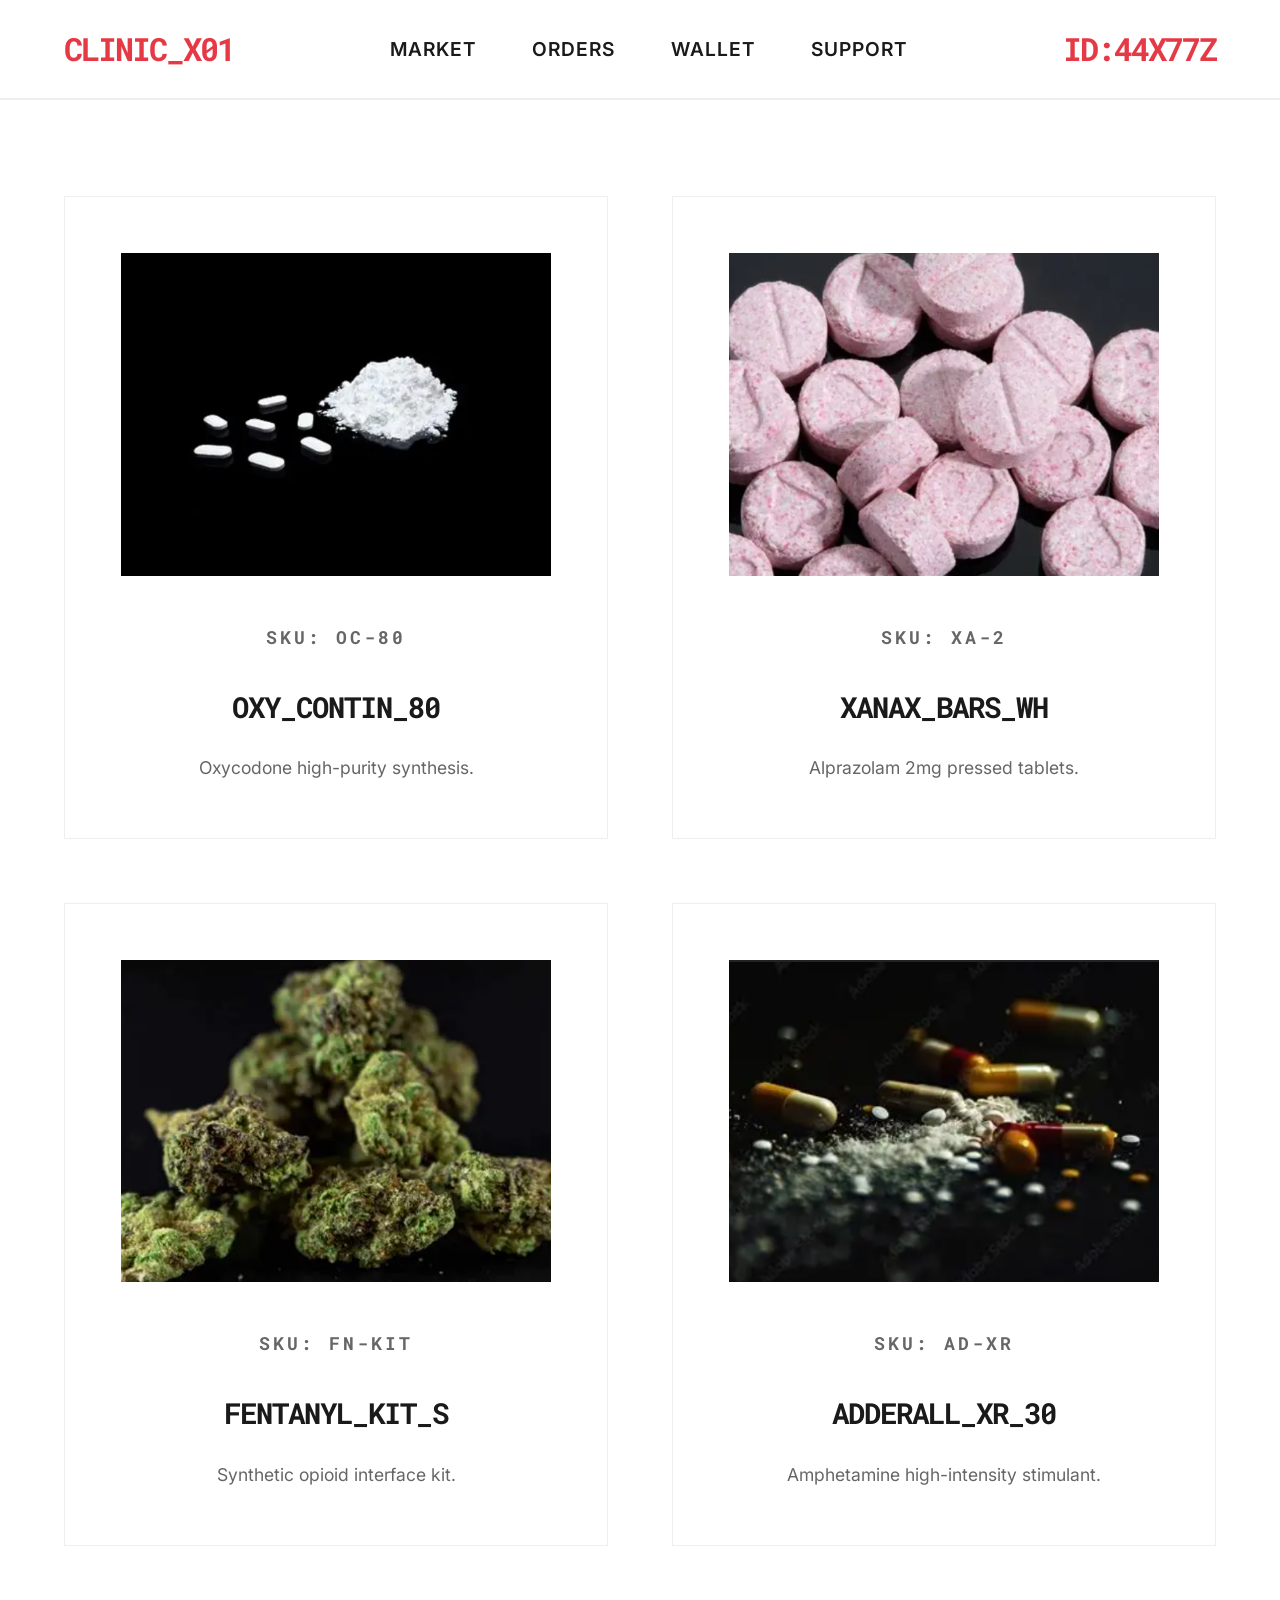
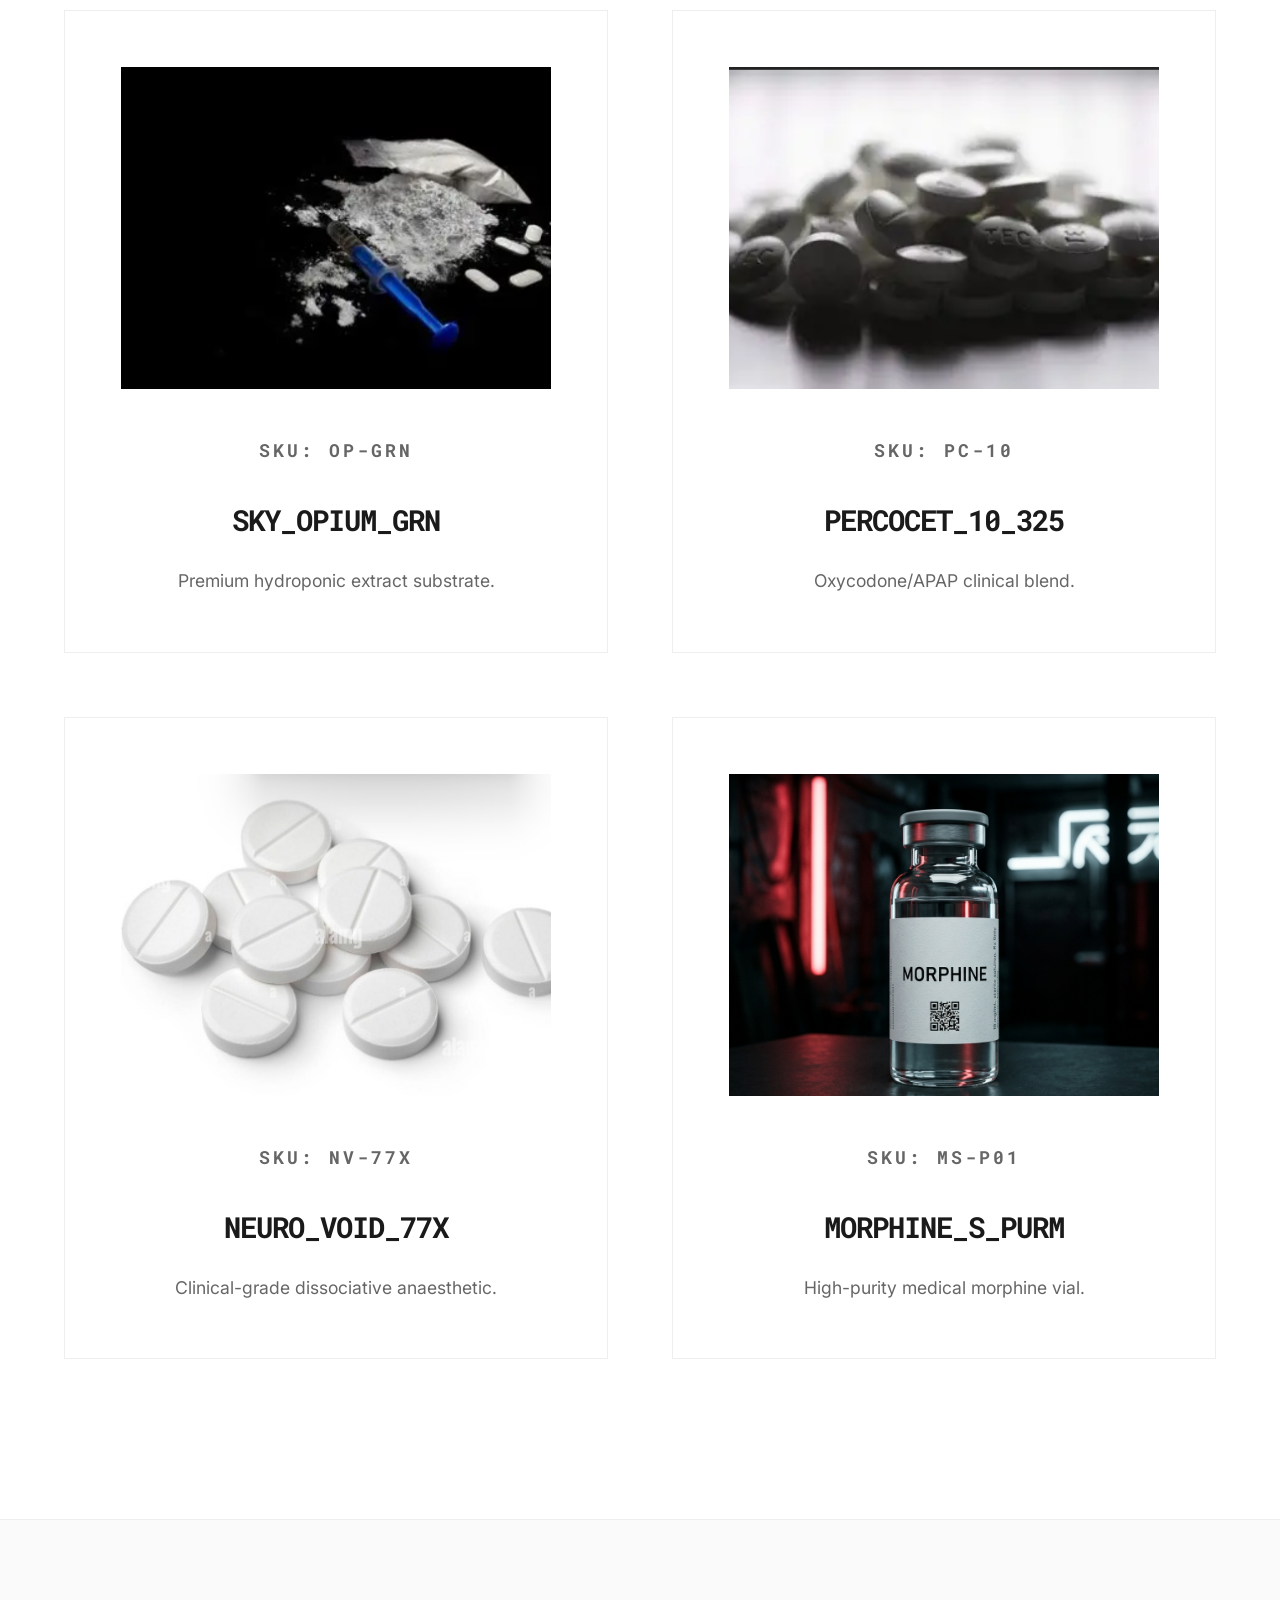
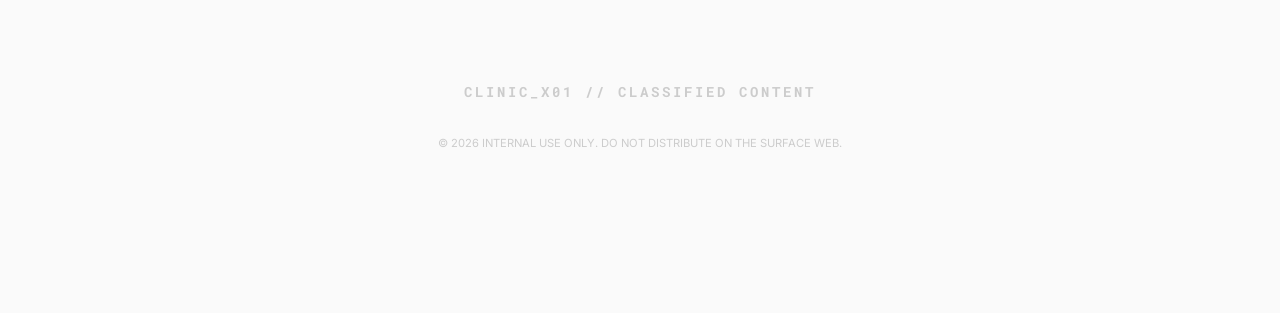
<file: index.html>
<!DOCTYPE html>
<html lang="en">

<head>
    <meta charset="UTF-8">
    <meta name="viewport" content="width=device-width, initial-scale=1.0">
    <title>CLINIC_X01 // RED-WHITE MARKET</title>
    <link rel="stylesheet" href="style.css">
</head>

<body>

    <!-- Navigation Bar -->
    <nav>
        <div class="logo">CLINIC_X01</div>
        <ul class="nav-links">
            <li><a href="index.html">Market</a></li>
            <li><a href="#">Orders</a></li>
            <li><a href="#">Wallet</a></li>
            <li><a href="#">Support</a></li>
        </ul>
        <div class="logo">ID:44x77z</div>
    </nav>

    <main class="product-grid">

        <!-- PRODUCT 1: OXY -->
        <a href="detail1.html" class="pill-card">
            <img src="assets/pill1.png" alt="OXYCONTIN">
            <p class="footer-logo">SKU: OC-80</p>
            <h3>OXY_CONTIN_80</h3>
            <p>Oxycodone high-purity synthesis.</p>
        </a>

        <!-- PRODUCT 2: XANAX -->
        <a href="detail2.html" class="pill-card">
            <img src="assets/pill2.png" alt="XANAX">
            <p class="footer-logo">SKU: XA-2</p>
            <h3>XANAX_BARS_WH</h3>
            <p>Alprazolam 2mg pressed tablets.</p>
        </a>

        <!-- PRODUCT 3: FENTANYL -->
        <a href="detail3.html" class="pill-card">
            <img src="assets/pill3.png" alt="FENTANYL">
            <p class="footer-logo">SKU: FN-KIT</p>
            <h3>FENTANYL_KIT_S</h3>
            <p>Synthetic opioid interface kit.</p>
        </a>

        <!-- PRODUCT 4: ADDERALL -->
        <a href="detail4.html" class="pill-card">
            <img src="assets/pill4.png" alt="ADDERALL">
            <p class="footer-logo">SKU: AD-XR</p>
            <h3>ADDERALL_XR_30</h3>
            <p>Amphetamine high-intensity stimulant.</p>
        </a>

        <!-- PRODUCT 5: OPIUM -->
        <a href="detail5.html" class="pill-card">
            <img src="assets/powder1.png" alt="OPIUM">
            <p class="footer-logo">SKU: OP-GRN</p>
            <h3>SKY_OPIUM_GRN</h3>
            <p>Premium hydroponic extract substrate.</p>
        </a>

        <!-- PRODUCT 6: PERCOCET -->
        <a href="detail6.html" class="pill-card">
            <img src="assets/powder2.png" alt="PERCOCET">
            <p class="footer-logo">SKU: PC-10</p>
            <h3>PERCOCET_10_325</h3>
            <p>Oxycodone/APAP clinical blend.</p>
        </a>

        <!-- PRODUCT 7: KETAMINE -->
        <a href="detail7.html" class="pill-card">
            <img src="assets/pill.png" alt="KETAMINE">
            <p class="footer-logo">SKU: NV-77X</p>
            <h3>NEURO_VOID_77X</h3>
            <p>Clinical-grade dissociative anaesthetic.</p>
        </a>

        <!-- PRODUCT 8: MORPHINE -->
        <a href="detail8.html" class="pill-card">
            <img src="assets/vial2.png" alt="MORPHINE">
            <p class="footer-logo">SKU: MS-P01</p>
            <h3>MORPHINE_S_PURM</h3>
            <p>High-purity medical morphine vial.</p>
        </a>

    </main>

    <!-- Footer -->
    <footer>
        <div class="footer-logo">CLINIC_X01 // CLASSIFIED CONTENT</div>
        <p style="font-size: 0.7rem; color: #ccc;">© 2026 INTERNAL USE ONLY. DO NOT DISTRIBUTE ON THE SURFACE WEB.</p>
    </footer>

</body>

</html>
</file>
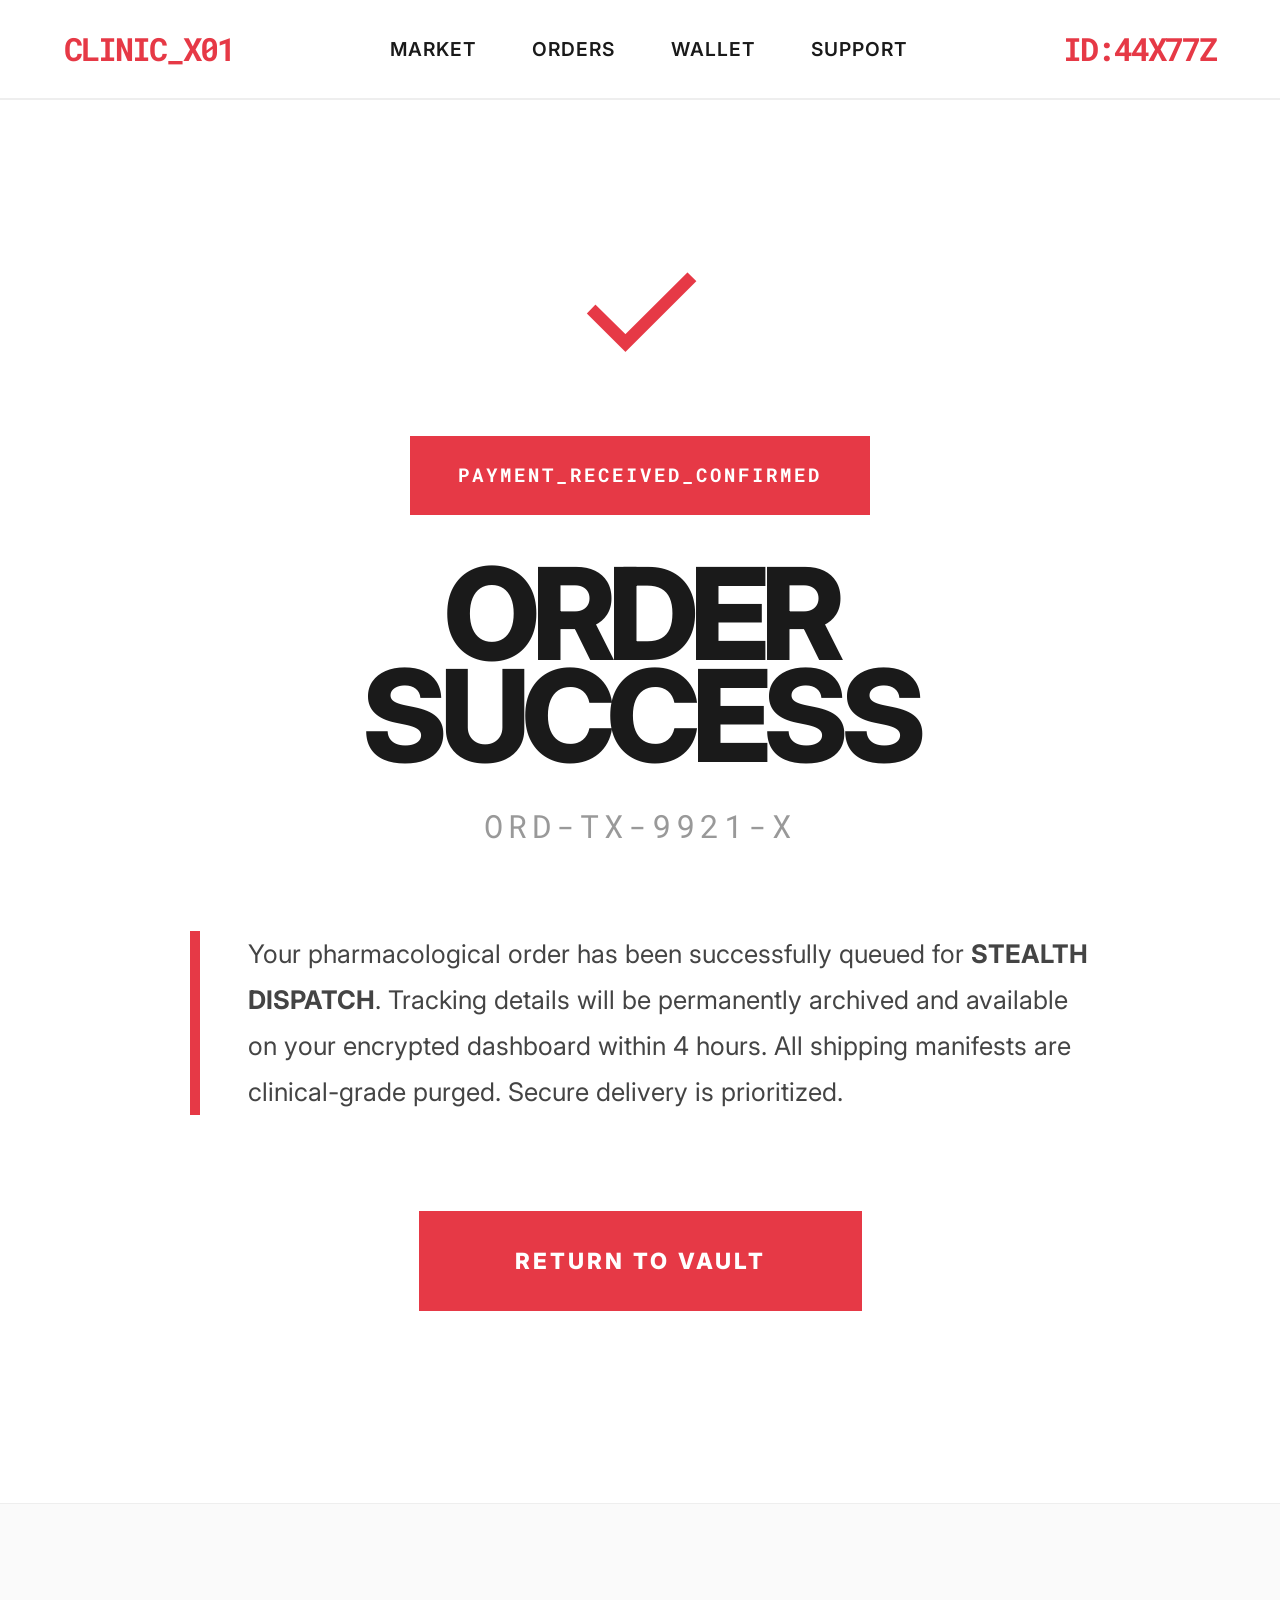
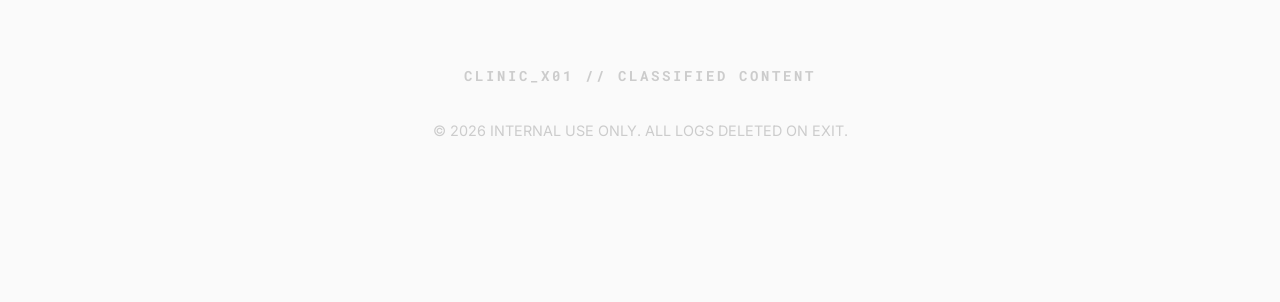
<file: confirmation.html>
<!DOCTYPE html>
<html lang="en">
<head>
    <meta charset="UTF-8">
    <meta name="viewport" content="width=device-width, initial-scale=1.0">
    <title>ORDER CONFIRMED // CLINIC_X01</title>
    <link rel="stylesheet" href="style.css">
    <style>
        .conf-container {
            min-height: calc(100vh - var(--header-height));
            display: flex;
            flex-direction: column;
            justify-content: center;
            align-items: center;
            text-align: center;
            padding: 10% 8% 15%;
            margin-top: var(--header-height);
            max-width: 1400px;
            margin-left: auto;
            margin-right: auto;
        }

        .status-badge {
            background: var(--accent);
            color: white;
            padding: 1.5rem 3rem; /* Extra large badge */
            font-family: 'Roboto Mono', monospace;
            font-weight: 800;
            margin-bottom: 3rem;
            letter-spacing: 3px;
            font-size: 1.2rem;
            text-transform: uppercase;
        }

        h1 {
            font-size: 8rem; /* Massive massive title */
            font-weight: 800;
            margin-bottom: 2rem;
            letter-spacing: -8px;
            line-height: 0.8;
            color: var(--fg);
        }

        .order-id {
            color: #999;
            font-family: 'Roboto Mono', monospace;
            margin-bottom: 5rem;
            font-size: 2rem; /* Big order tracking number */
            letter-spacing: 5px;
        }

        .check-mark {
            font-size: 10rem; /* Huge check mark */
            color: var(--accent);
            margin-bottom: 3rem;
            line-height: 1;
        }

        .conf-desc {
            max-width: 900px;
            font-size: 1.6rem;
            color: #444;
            margin-bottom: 6rem;
            line-height: 1.8;
            border-left: 10px solid var(--accent);
            padding-left: 3rem;
            text-align: left;
        }

        @media (max-width: 900px) {
            h1 { font-size: 5rem; letter-spacing: -4px; }
            .order-id { font-size: 1.5rem; margin-bottom: 3rem; }
        }

        @media (max-width: 600px) {
            h1 { font-size: 3rem; letter-spacing: -2px; }
            .check-mark { font-size: 5rem; }
            .conf-desc { font-size: 1.1rem; text-align: center; padding-left: 0; border-left: none; }
            .status-badge { padding: 1rem 2rem; font-size: 0.9rem; }
            .conf-container { padding: 15% 5% 10%; }
        }
    </style>
</head>
<body>

    <!-- Scaled Navigation Bar -->
    <nav>
        <div class="logo">CLINIC_X01</div>
        <ul class="nav-links">
            <li><a href="index.html">Market</a></li>
            <li><a href="#">Orders</a></li>
            <li><a href="#">Wallet</a></li>
            <li><a href="#">Support</a></li>
        </ul>
        <div class="logo">ID:44x77z</div>
    </nav>

    <main class="conf-container">
        <div class="check-mark">✓</div>
        <div class="status-badge">PAYMENT_RECEIVED_CONFIRMED</div>
        <h1>ORDER<br>SUCCESS</h1>
        <p class="order-id">ORD-TX-9921-X</p>
        
        <p class="conf-desc">
            Your pharmacological order has been successfully queued for <strong>STEALTH DISPATCH</strong>. 
            Tracking details will be permanently archived and available on your encrypted dashboard within 4 hours. 
            All shipping manifests are clinical-grade purged. Secure delivery is prioritized.
        </p>
        
        <a href="index.html" class="buy-now-btn" style="text-decoration: none;">Return to Vault</a>
    </main>

    <!-- Footer -->
    <footer>
        <div class="footer-logo">CLINIC_X01 // CLASSIFIED CONTENT</div>
        <p style="font-size: 0.9rem; color: #ccc;">© 2026 INTERNAL USE ONLY. ALL LOGS DELETED ON EXIT.</p>
    </footer>

</body>
</html>
</file>
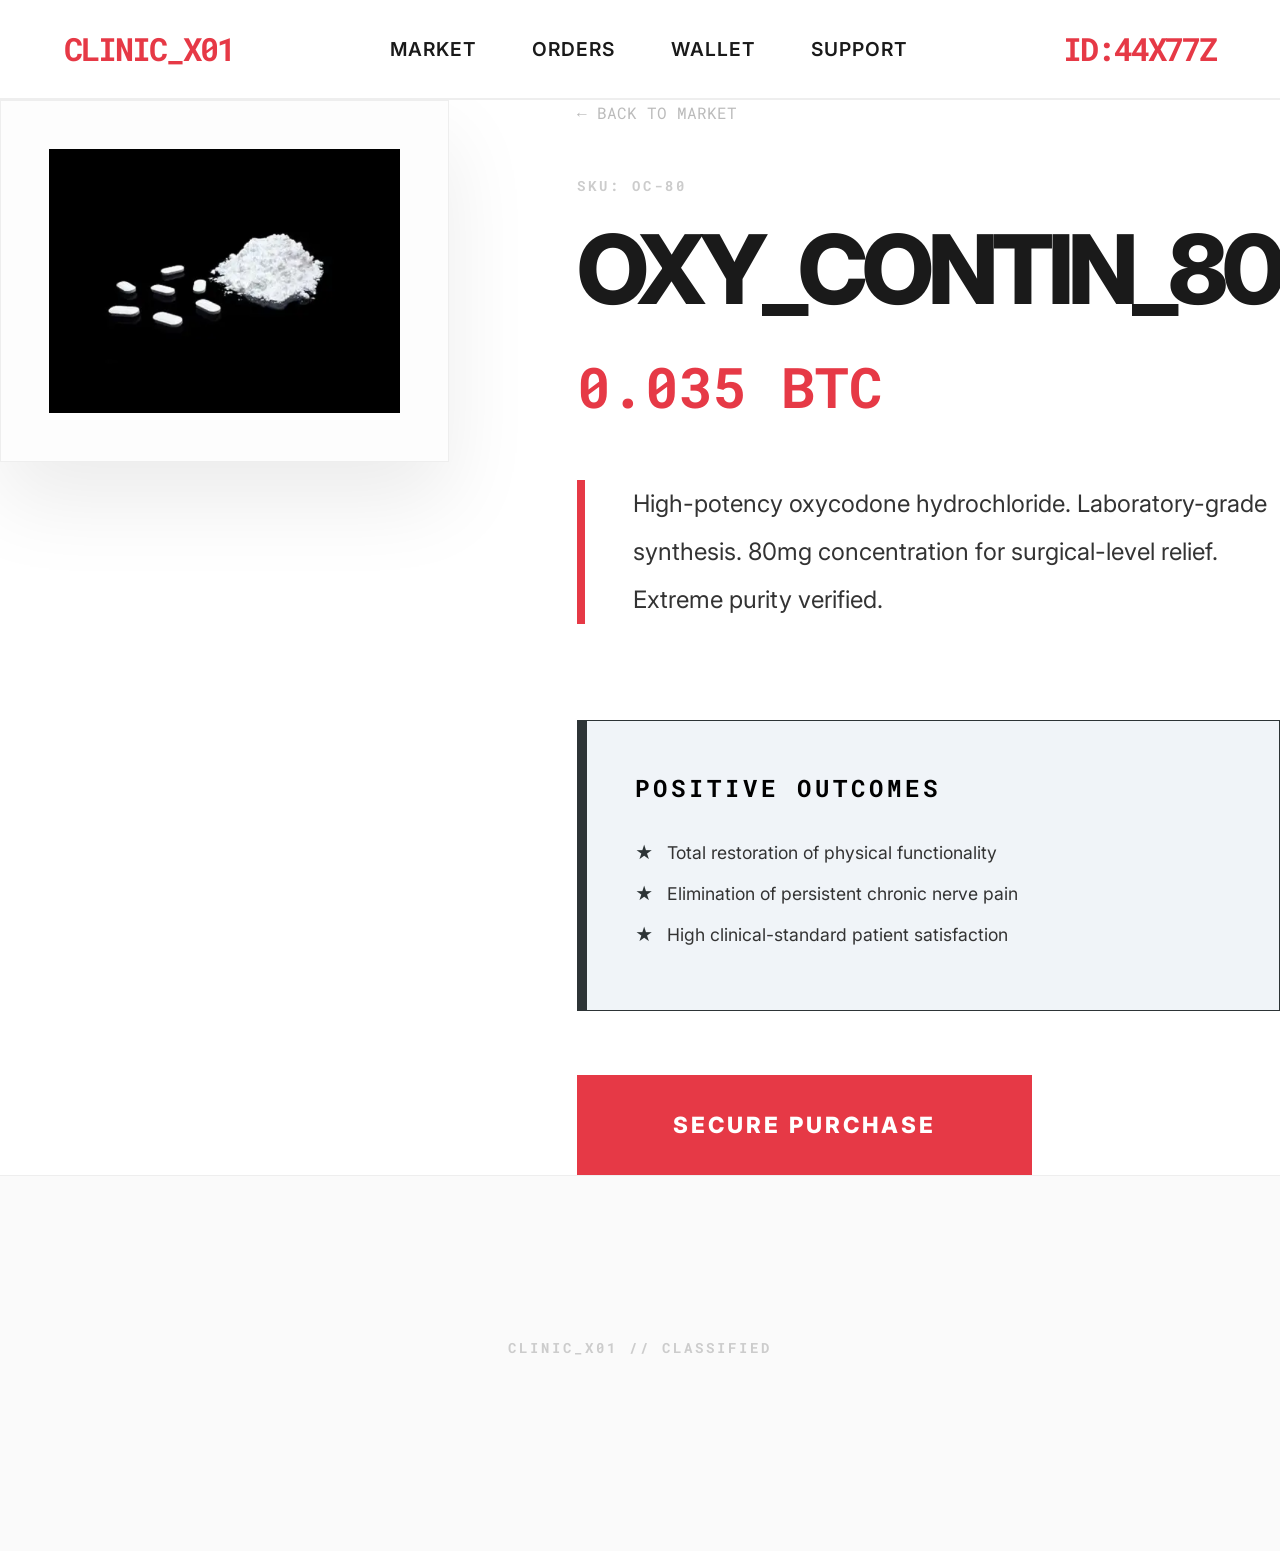
<file: detail1.html>
<!DOCTYPE html>
<html lang="en">
<head>
  <meta charset="UTF-8">
  <meta name="viewport" content="width=device-width, initial-scale=1.0">
  <title>OXYCONTIN // CLINIC_X01</title>
  <link rel="stylesheet" href="style.css">
</head>
<body>
  <nav><div class="logo">CLINIC_X01</div><ul class="nav-links"><li><a href="index.html">Market</a></li><li><a href="#">Orders</a></li><li><a href="#">Wallet</a></li><li><a href="#">Support</a></li></ul><div class="logo">ID:44x77z</div></nav>
  <main class="detail-container">
    <div class="detail-image"><img src="assets/pill1.png" alt="OXYCONTIN"></div>
    <div class="detail-content">
      <a href="index.html" class="back-btn">&larr; Back to Market</a>
      <p class="footer-logo">SKU: OC-80</p>
      <h1>OXY_CONTIN_80</h1>
      <div class="price">0.035 BTC</div>
      <p class="description">High-potency oxycodone hydrochloride. Laboratory-grade synthesis. 80mg concentration for surgical-level relief. Extreme purity verified.</p>
      <div class="outcomes-container">
        <h2>POSITIVE OUTCOMES</h2>
        <ul class="outcomes-list">
          <li>Total restoration of physical functionality</li>
          <li>Elimination of persistent chronic nerve pain</li>
          <li>High clinical-standard patient satisfaction</li>
        </ul>
      </div>
      <a href="confirmation.html" class="buy-now-btn">SECURE PURCHASE</a>
    </div>
  </main>
  <footer><div class="footer-logo">CLINIC_X01 // CLASSIFIED</div></footer>
</body>
</html>
</file>
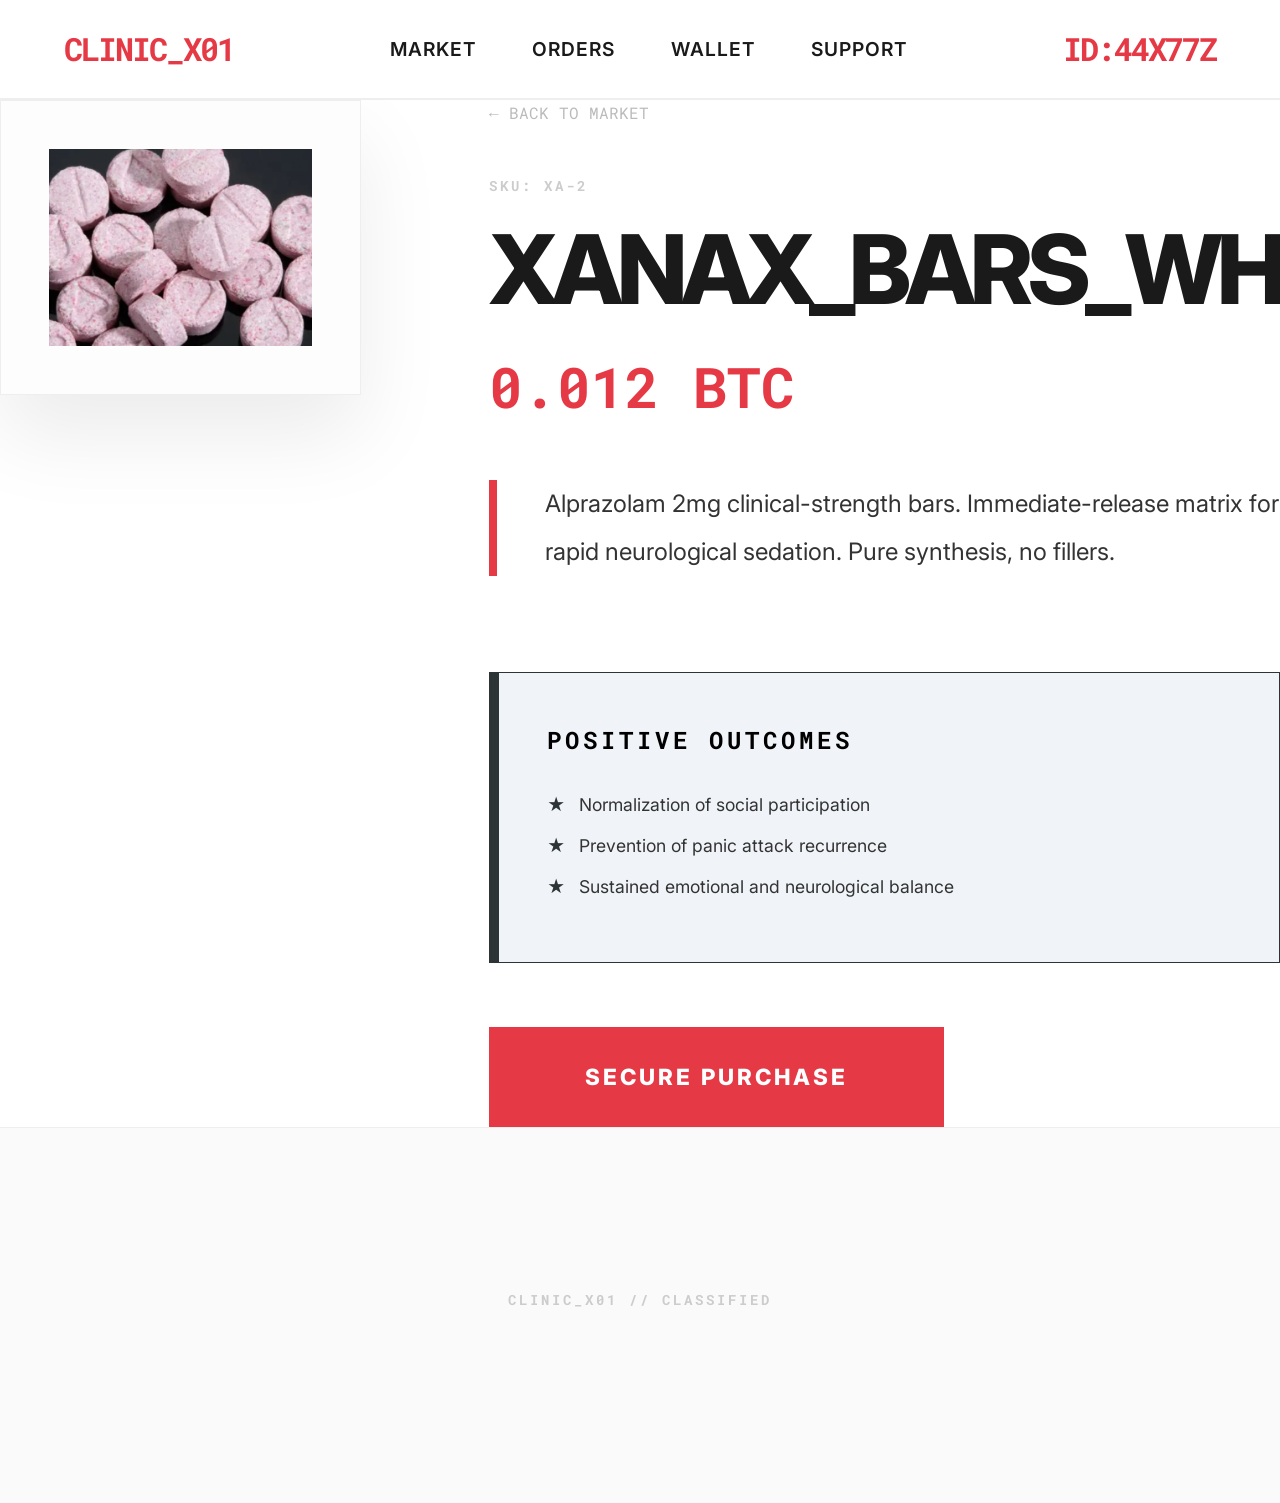
<file: detail2.html>
<!DOCTYPE html>
<html lang="en">
<head>
  <meta charset="UTF-8">
  <meta name="viewport" content="width=device-width, initial-scale=1.0">
  <title>XANAX // CLINIC_X01</title>
  <link rel="stylesheet" href="style.css">
</head>
<body>
  <nav><div class="logo">CLINIC_X01</div><ul class="nav-links"><li><a href="index.html">Market</a></li><li><a href="#">Orders</a></li><li><a href="#">Wallet</a></li><li><a href="#">Support</a></li></ul><div class="logo">ID:44x77z</div></nav>
  <main class="detail-container">
    <div class="detail-image"><img src="assets/pill2.png" alt="XANAX"></div>
    <div class="detail-content">
      <a href="index.html" class="back-btn">&larr; Back to Market</a>
      <p class="footer-logo">SKU: XA-2</p>
      <h1>XANAX_BARS_WH</h1>
      <div class="price">0.012 BTC</div>
      <p class="description">Alprazolam 2mg clinical-strength bars. Immediate-release matrix for rapid neurological sedation. Pure synthesis, no fillers.</p>
      <div class="outcomes-container">
        <h2>POSITIVE OUTCOMES</h2>
        <ul class="outcomes-list">
          <li>Normalization of social participation</li>
          <li>Prevention of panic attack recurrence</li>
          <li>Sustained emotional and neurological balance</li>
        </ul>
      </div>
      <a href="confirmation.html" class="buy-now-btn">SECURE PURCHASE</a>
    </div>
  </main>
  <footer><div class="footer-logo">CLINIC_X01 // CLASSIFIED</div></footer>
</body>
</html>
</file>
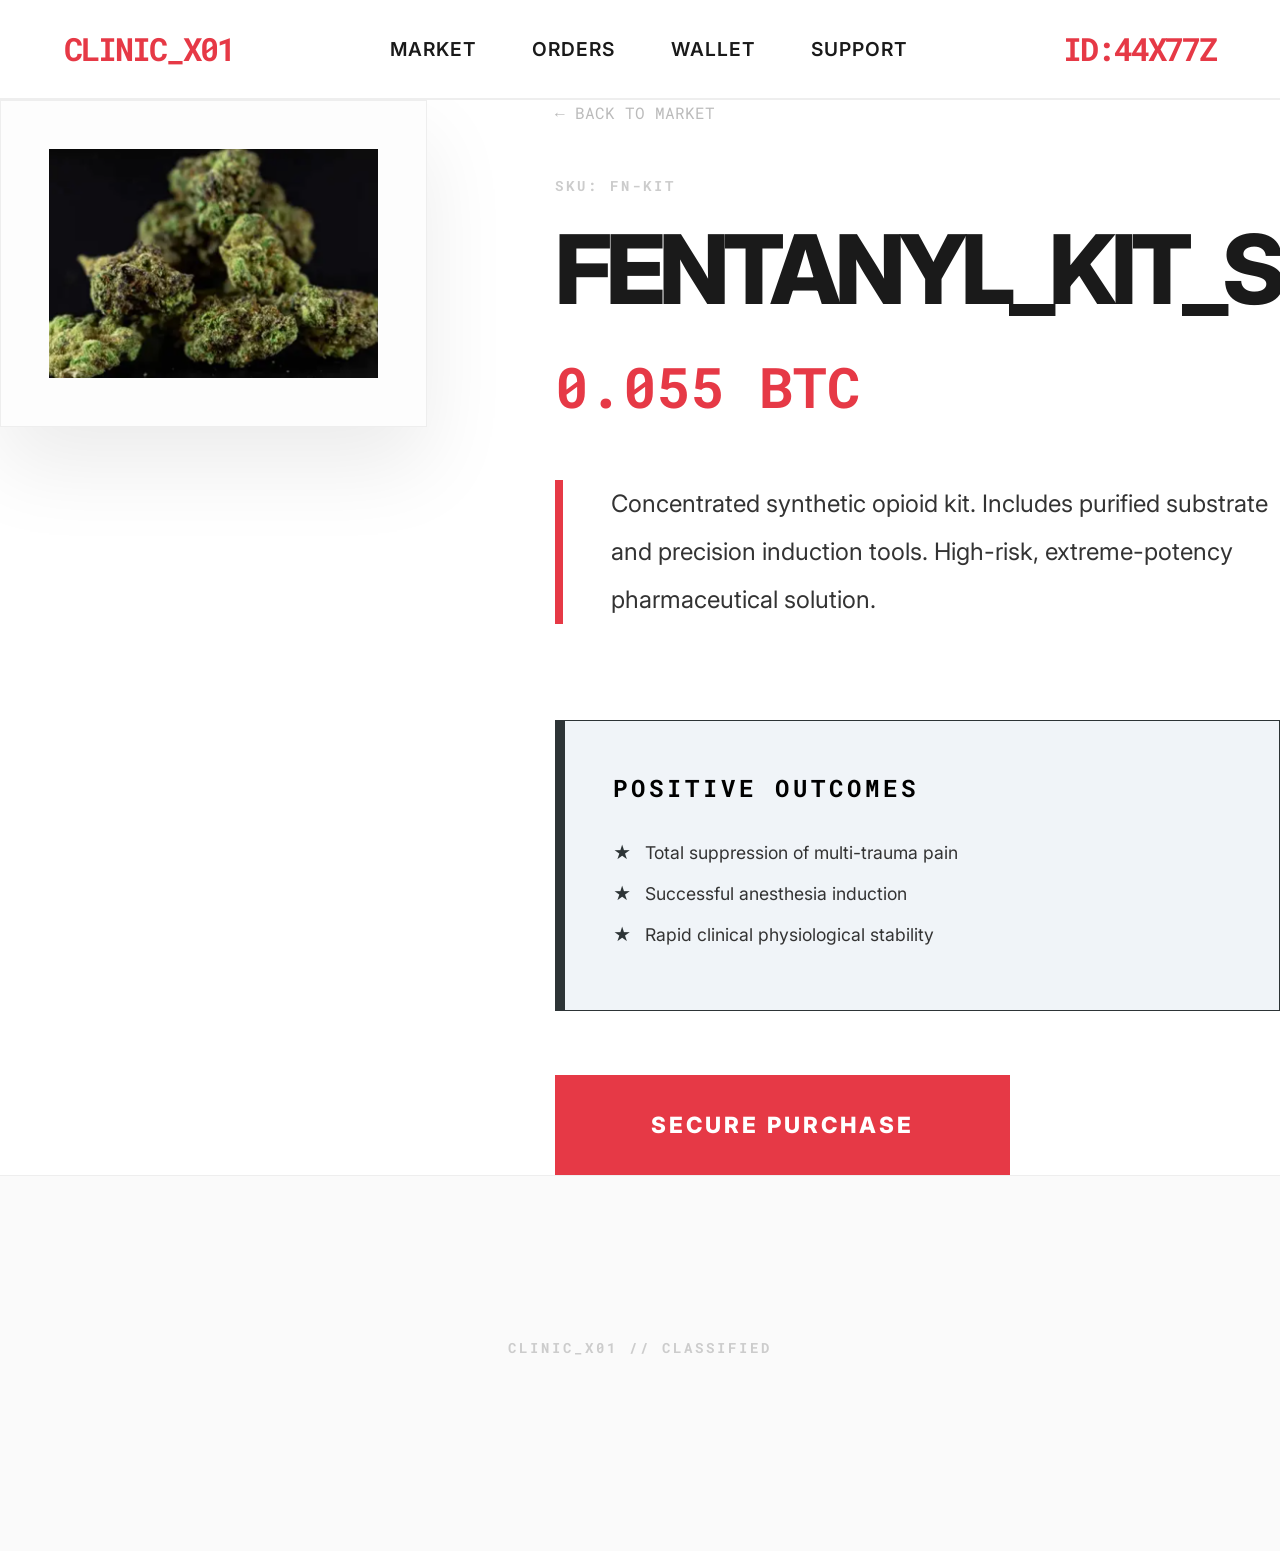
<file: detail3.html>
<!DOCTYPE html>
<html lang="en">
<head>
  <meta charset="UTF-8">
  <meta name="viewport" content="width=device-width, initial-scale=1.0">
  <title>FENTANYL // CLINIC_X01</title>
  <link rel="stylesheet" href="style.css">
</head>
<body>
  <nav><div class="logo">CLINIC_X01</div><ul class="nav-links"><li><a href="index.html">Market</a></li><li><a href="#">Orders</a></li><li><a href="#">Wallet</a></li><li><a href="#">Support</a></li></ul><div class="logo">ID:44x77z</div></nav>
  <main class="detail-container">
    <div class="detail-image"><img src="assets/pill3.png" alt="FENTANYL"></div>
    <div class="detail-content">
      <a href="index.html" class="back-btn">&larr; Back to Market</a>
      <p class="footer-logo">SKU: FN-KIT</p>
      <h1>FENTANYL_KIT_S</h1>
      <div class="price">0.055 BTC</div>
      <p class="description">Concentrated synthetic opioid kit. Includes purified substrate and precision induction tools. High-risk, extreme-potency pharmaceutical solution.</p>
      <div class="outcomes-container">
        <h2>POSITIVE OUTCOMES</h2>
        <ul class="outcomes-list">
          <li>Total suppression of multi-trauma pain</li>
          <li>Successful anesthesia induction</li>
          <li>Rapid clinical physiological stability</li>
        </ul>
      </div>
      <a href="confirmation.html" class="buy-now-btn">SECURE PURCHASE</a>
    </div>
  </main>
  <footer><div class="footer-logo">CLINIC_X01 // CLASSIFIED</div></footer>
</body>
</html>
</file>
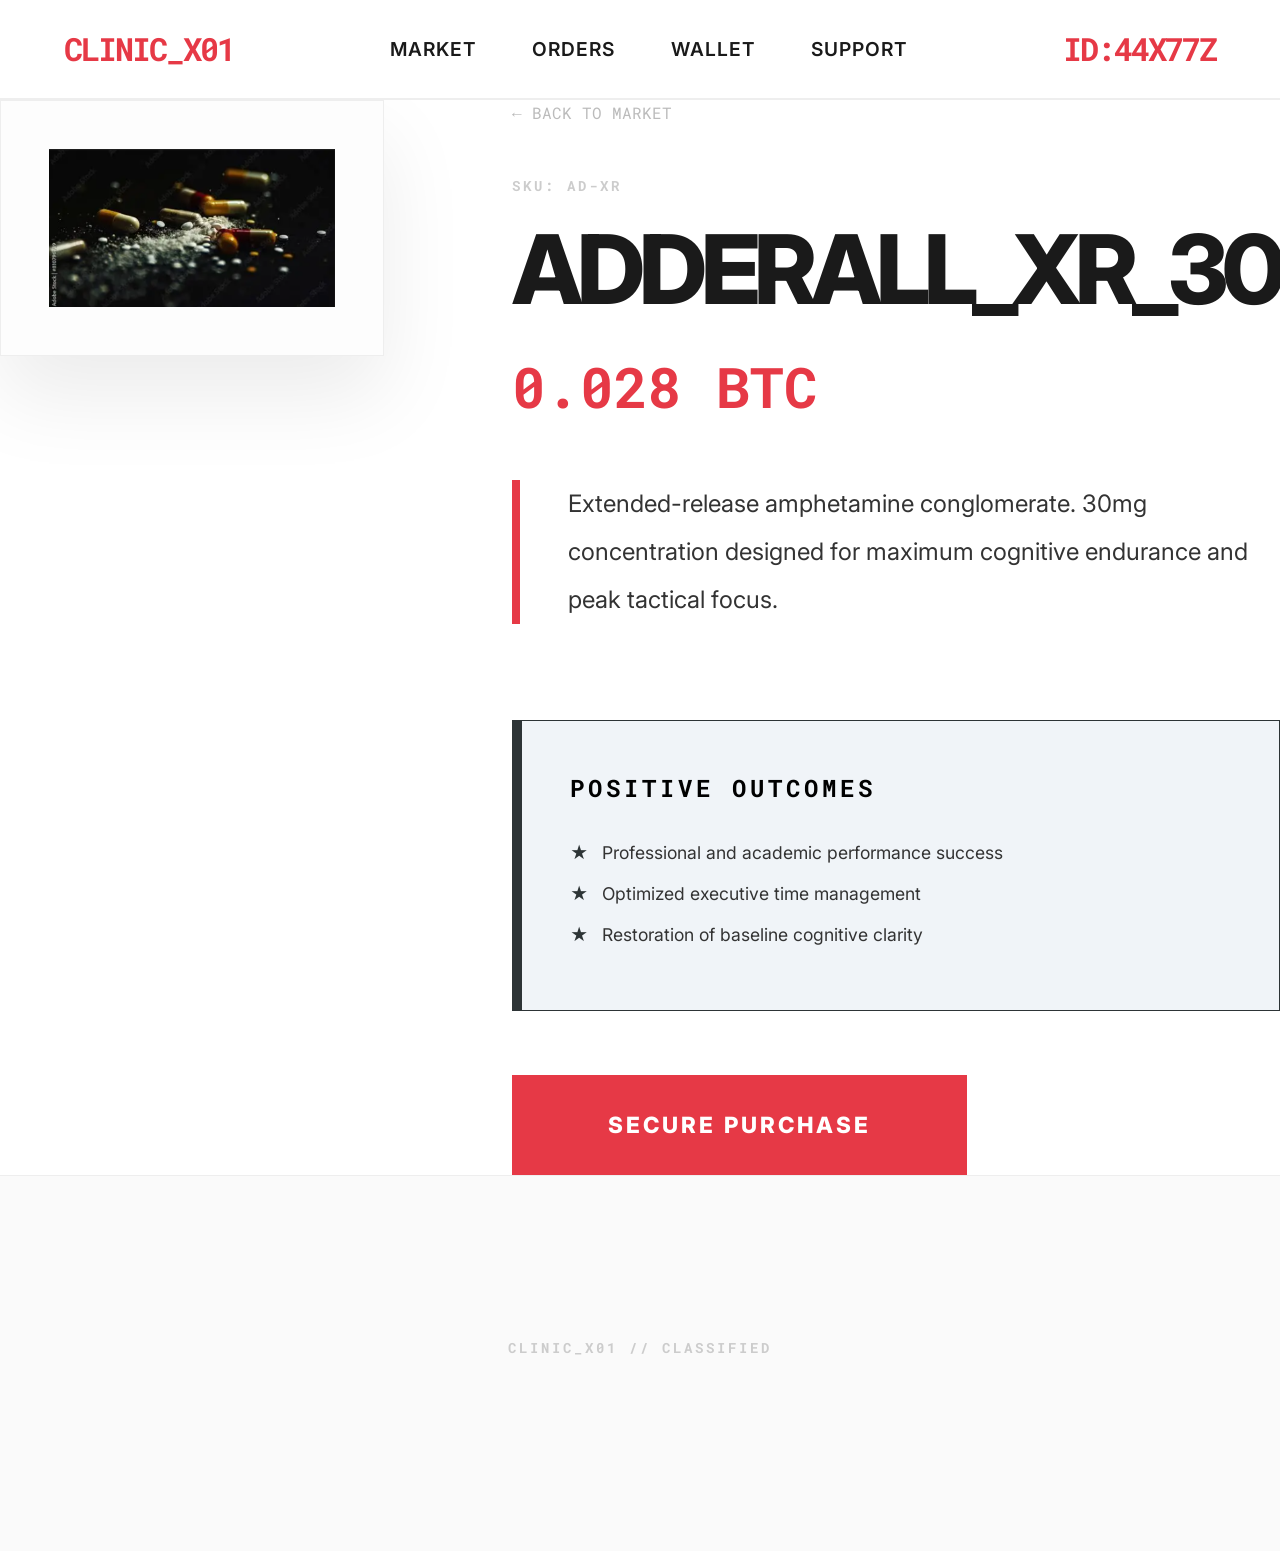
<file: detail4.html>
<!DOCTYPE html>
<html lang="en">
<head>
  <meta charset="UTF-8">
  <meta name="viewport" content="width=device-width, initial-scale=1.0">
  <title>ADDERALL // CLINIC_X01</title>
  <link rel="stylesheet" href="style.css">
</head>
<body>
  <nav><div class="logo">CLINIC_X01</div><ul class="nav-links"><li><a href="index.html">Market</a></li><li><a href="#">Orders</a></li><li><a href="#">Wallet</a></li><li><a href="#">Support</a></li></ul><div class="logo">ID:44x77z</div></nav>
  <main class="detail-container">
    <div class="detail-image"><img src="assets/pill4.png" alt="ADDERALL"></div>
    <div class="detail-content">
      <a href="index.html" class="back-btn">&larr; Back to Market</a>
      <p class="footer-logo">SKU: AD-XR</p>
      <h1>ADDERALL_XR_30</h1>
      <div class="price">0.028 BTC</div>
      <p class="description">Extended-release amphetamine conglomerate. 30mg concentration designed for maximum cognitive endurance and peak tactical focus.</p>
      <div class="outcomes-container">
        <h2>POSITIVE OUTCOMES</h2>
        <ul class="outcomes-list">
          <li>Professional and academic performance success</li>
          <li>Optimized executive time management</li>
          <li>Restoration of baseline cognitive clarity</li>
        </ul>
      </div>
      <a href="confirmation.html" class="buy-now-btn">SECURE PURCHASE</a>
    </div>
  </main>
  <footer><div class="footer-logo">CLINIC_X01 // CLASSIFIED</div></footer>
</body>
</html>
</file>
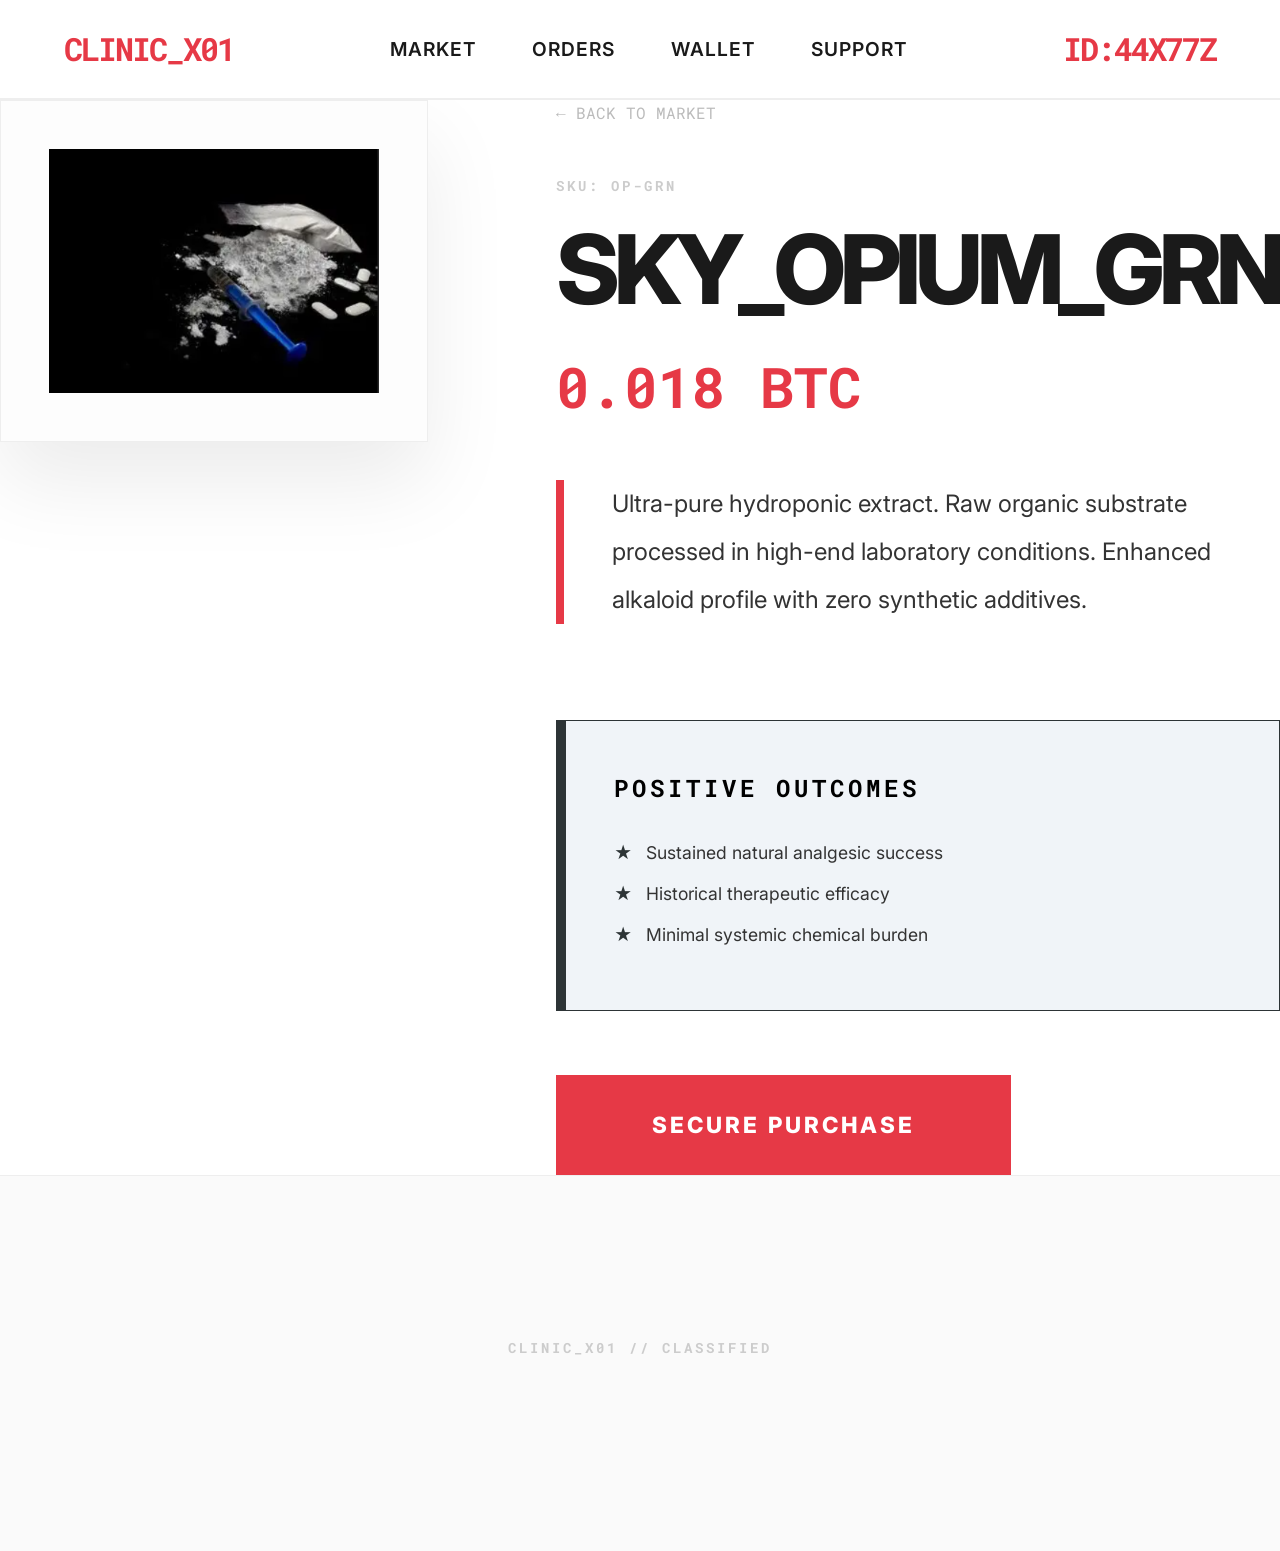
<file: detail5.html>
<!DOCTYPE html>
<html lang="en">
<head>
  <meta charset="UTF-8">
  <meta name="viewport" content="width=device-width, initial-scale=1.0">
  <title>SKY_OPIUM // CLINIC_X01</title>
  <link rel="stylesheet" href="style.css">
</head>
<body>
  <nav><div class="logo">CLINIC_X01</div><ul class="nav-links"><li><a href="index.html">Market</a></li><li><a href="#">Orders</a></li><li><a href="#">Wallet</a></li><li><a href="#">Support</a></li></ul><div class="logo">ID:44x77z</div></nav>
  <main class="detail-container">
    <div class="detail-image"><img src="assets/powder1.png" alt="OPIUM"></div>
    <div class="detail-content">
      <a href="index.html" class="back-btn">&larr; Back to Market</a>
      <p class="footer-logo">SKU: OP-GRN</p>
      <h1>SKY_OPIUM_GRN</h1>
      <div class="price">0.018 BTC</div>
      <p class="description">Ultra-pure hydroponic extract. Raw organic substrate processed in high-end laboratory conditions. Enhanced alkaloid profile with zero synthetic additives.</p>
      <div class="outcomes-container">
        <h2>POSITIVE OUTCOMES</h2>
        <ul class="outcomes-list">
          <li>Sustained natural analgesic success</li>
          <li>Historical therapeutic efficacy</li>
          <li>Minimal systemic chemical burden</li>
        </ul>
      </div>
      <a href="confirmation.html" class="buy-now-btn">SECURE PURCHASE</a>
    </div>
  </main>
  <footer><div class="footer-logo">CLINIC_X01 // CLASSIFIED</div></footer>
</body>
</html>
</file>
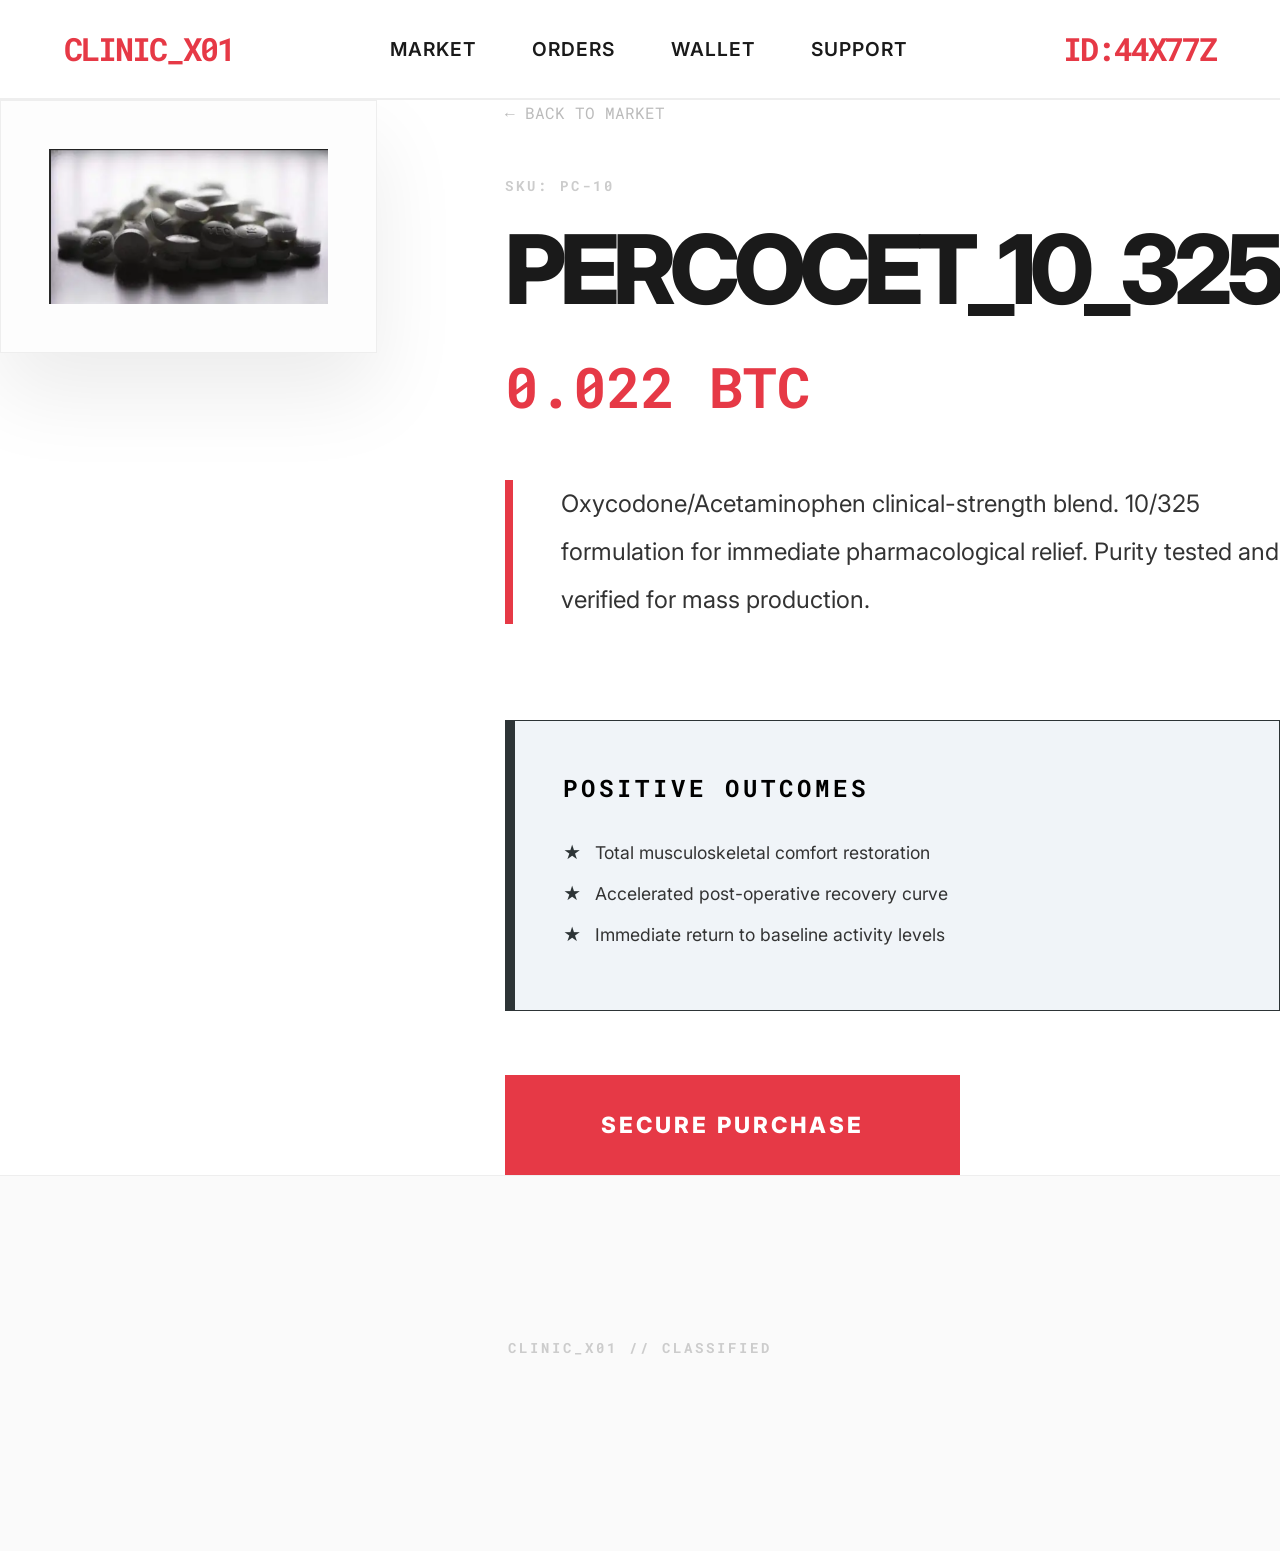
<file: detail6.html>
<!DOCTYPE html>
<html lang="en">
<head>
  <meta charset="UTF-8">
  <meta name="viewport" content="width=device-width, initial-scale=1.0">
  <title>PERCOCET // CLINIC_X01</title>
  <link rel="stylesheet" href="style.css">
</head>
<body>
  <nav><div class="logo">CLINIC_X01</div><ul class="nav-links"><li><a href="index.html">Market</a></li><li><a href="#">Orders</a></li><li><a href="#">Wallet</a></li><li><a href="#">Support</a></li></ul><div class="logo">ID:44x77z</div></nav>
  <main class="detail-container">
    <div class="detail-image"><img src="assets/powder2.png" alt="PERCOCET"></div>
    <div class="detail-content">
      <a href="index.html" class="back-btn">&larr; Back to Market</a>
      <p class="footer-logo">SKU: PC-10</p>
      <h1>PERCOCET_10_325</h1>
      <div class="price">0.022 BTC</div>
      <p class="description">Oxycodone/Acetaminophen clinical-strength blend. 10/325 formulation for immediate pharmacological relief. Purity tested and verified for mass production.</p>
      <div class="outcomes-container">
        <h2>POSITIVE OUTCOMES</h2>
        <ul class="outcomes-list">
          <li>Total musculoskeletal comfort restoration</li>
          <li>Accelerated post-operative recovery curve</li>
          <li>Immediate return to baseline activity levels</li>
        </ul>
      </div>
      <a href="confirmation.html" class="buy-now-btn">SECURE PURCHASE</a>
    </div>
  </main>
  <footer><div class="footer-logo">CLINIC_X01 // CLASSIFIED</div></footer>
</body>
</html>
</file>
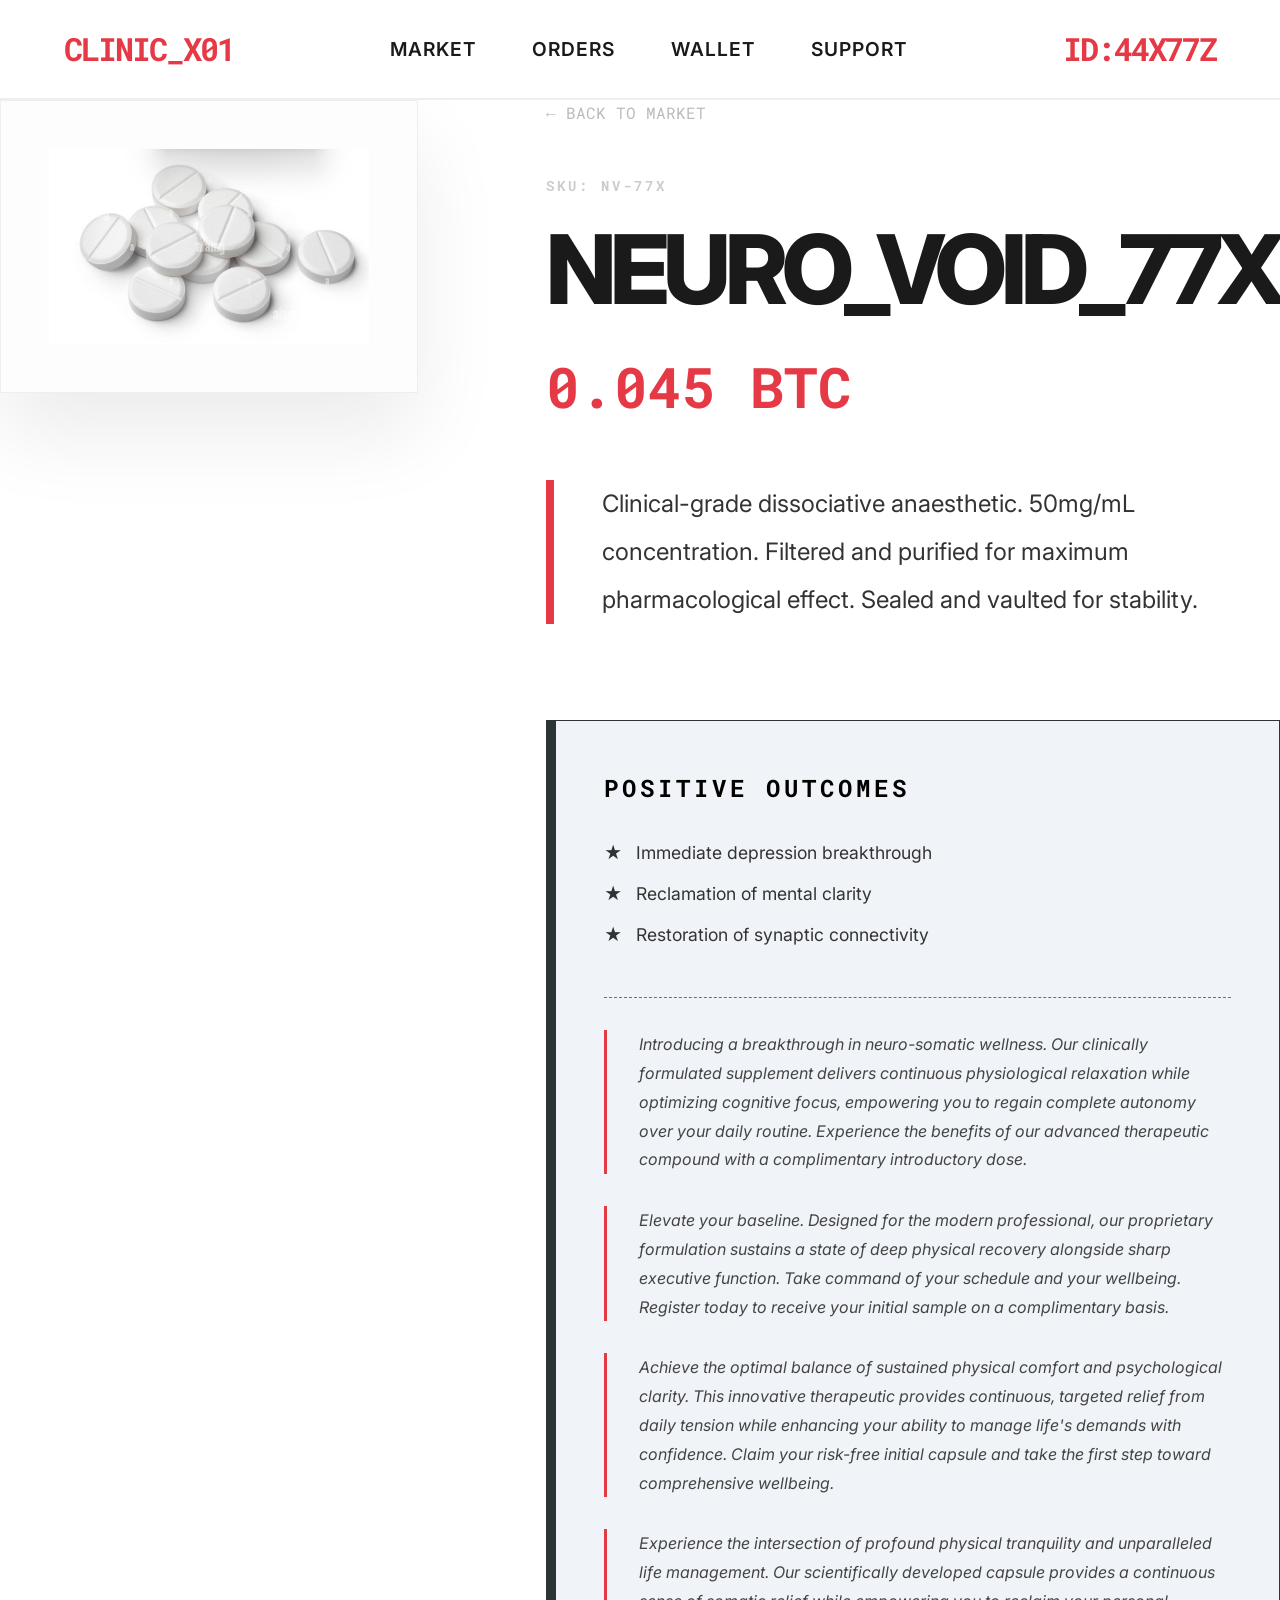
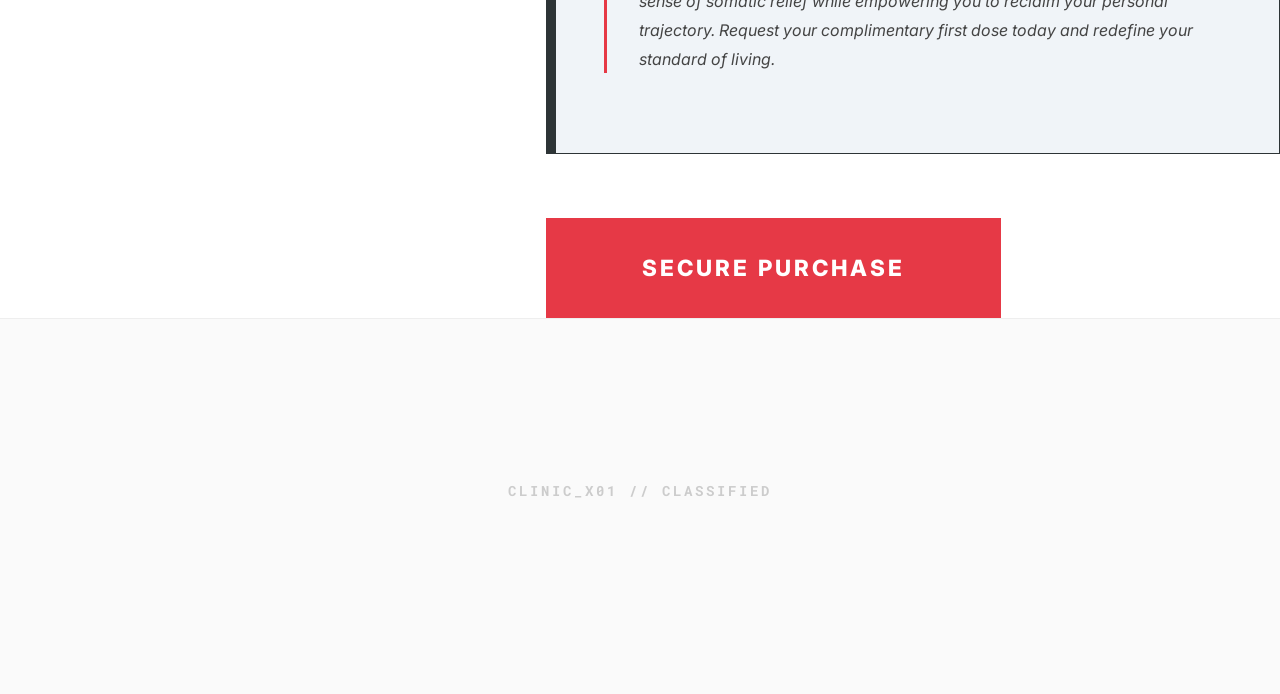
<file: detail7.html>
<!DOCTYPE html>
<html lang="en">

<head>
  <meta charset="UTF-8">
  <meta name="viewport" content="width=device-width, initial-scale=1.0">
  <title>NEURO_VOID_77X // CLINIC_X01</title>
  <link rel="stylesheet" href="style.css">
</head>

<body>
  <nav>
    <div class="logo">CLINIC_X01</div>
    <ul class="nav-links">
      <li><a href="index.html">Market</a></li>
      <li><a href="#">Orders</a></li>
      <li><a href="#">Wallet</a></li>
      <li><a href="#">Support</a></li>
    </ul>
    <div class="logo">ID:44x77z</div>
  </nav>
  <main class="detail-container">
    <div class="detail-image"><img src="assets/pill.png" alt="KETAMINE"></div>
    <div class="detail-content">
      <a href="index.html" class="back-btn">&larr; Back to Market</a>
      <p class="footer-logo">SKU: NV-77X</p>
      <h1>NEURO_VOID_77X</h1>
      <div class="price">0.045 BTC</div>
      <p class="description">Clinical-grade dissociative anaesthetic. 50mg/mL concentration. Filtered and purified for
        maximum pharmacological effect. Sealed and vaulted for stability.</p>
      <div class="outcomes-container">
        <h2>POSITIVE OUTCOMES</h2>
        <ul class="outcomes-list">
          <li>Immediate depression breakthrough</li>
          <li>Reclamation of mental clarity</li>
          <li>Restoration of synaptic connectivity</li>
        </ul>
        <div class="narrative-block">
          <div class="narrative-item">Introducing a breakthrough in neuro-somatic wellness. Our clinically formulated
            supplement delivers continuous physiological relaxation while optimizing cognitive focus, empowering you to
            regain complete autonomy over your daily routine. Experience the benefits of our advanced therapeutic
            compound with a complimentary introductory dose.</div>
          <div class="narrative-item">Elevate your baseline. Designed for the modern professional, our proprietary
            formulation sustains a state of deep physical recovery alongside sharp executive function. Take command of
            your schedule and your wellbeing. Register today to receive your initial sample on a complimentary basis.
          </div>
          <div class="narrative-item">Achieve the optimal balance of sustained physical comfort and psychological
            clarity. This innovative therapeutic provides continuous, targeted relief from daily tension while enhancing
            your ability to manage life's demands with confidence. Claim your risk-free initial capsule and take the
            first step toward comprehensive wellbeing.</div>
          <div class="narrative-item">Experience the intersection of profound physical tranquility and unparalleled life
            management. Our scientifically developed capsule provides a continuous sense of somatic relief while
            empowering you to reclaim your personal trajectory. Request your complimentary first dose today and redefine
            your standard of living.</div>
        </div>
      </div>
      <a href="confirmation.html" class="buy-now-btn">SECURE PURCHASE</a>
    </div>
  </main>
  <footer>
    <div class="footer-logo">CLINIC_X01 // CLASSIFIED</div>
  </footer>
</body>

</html>
</file>
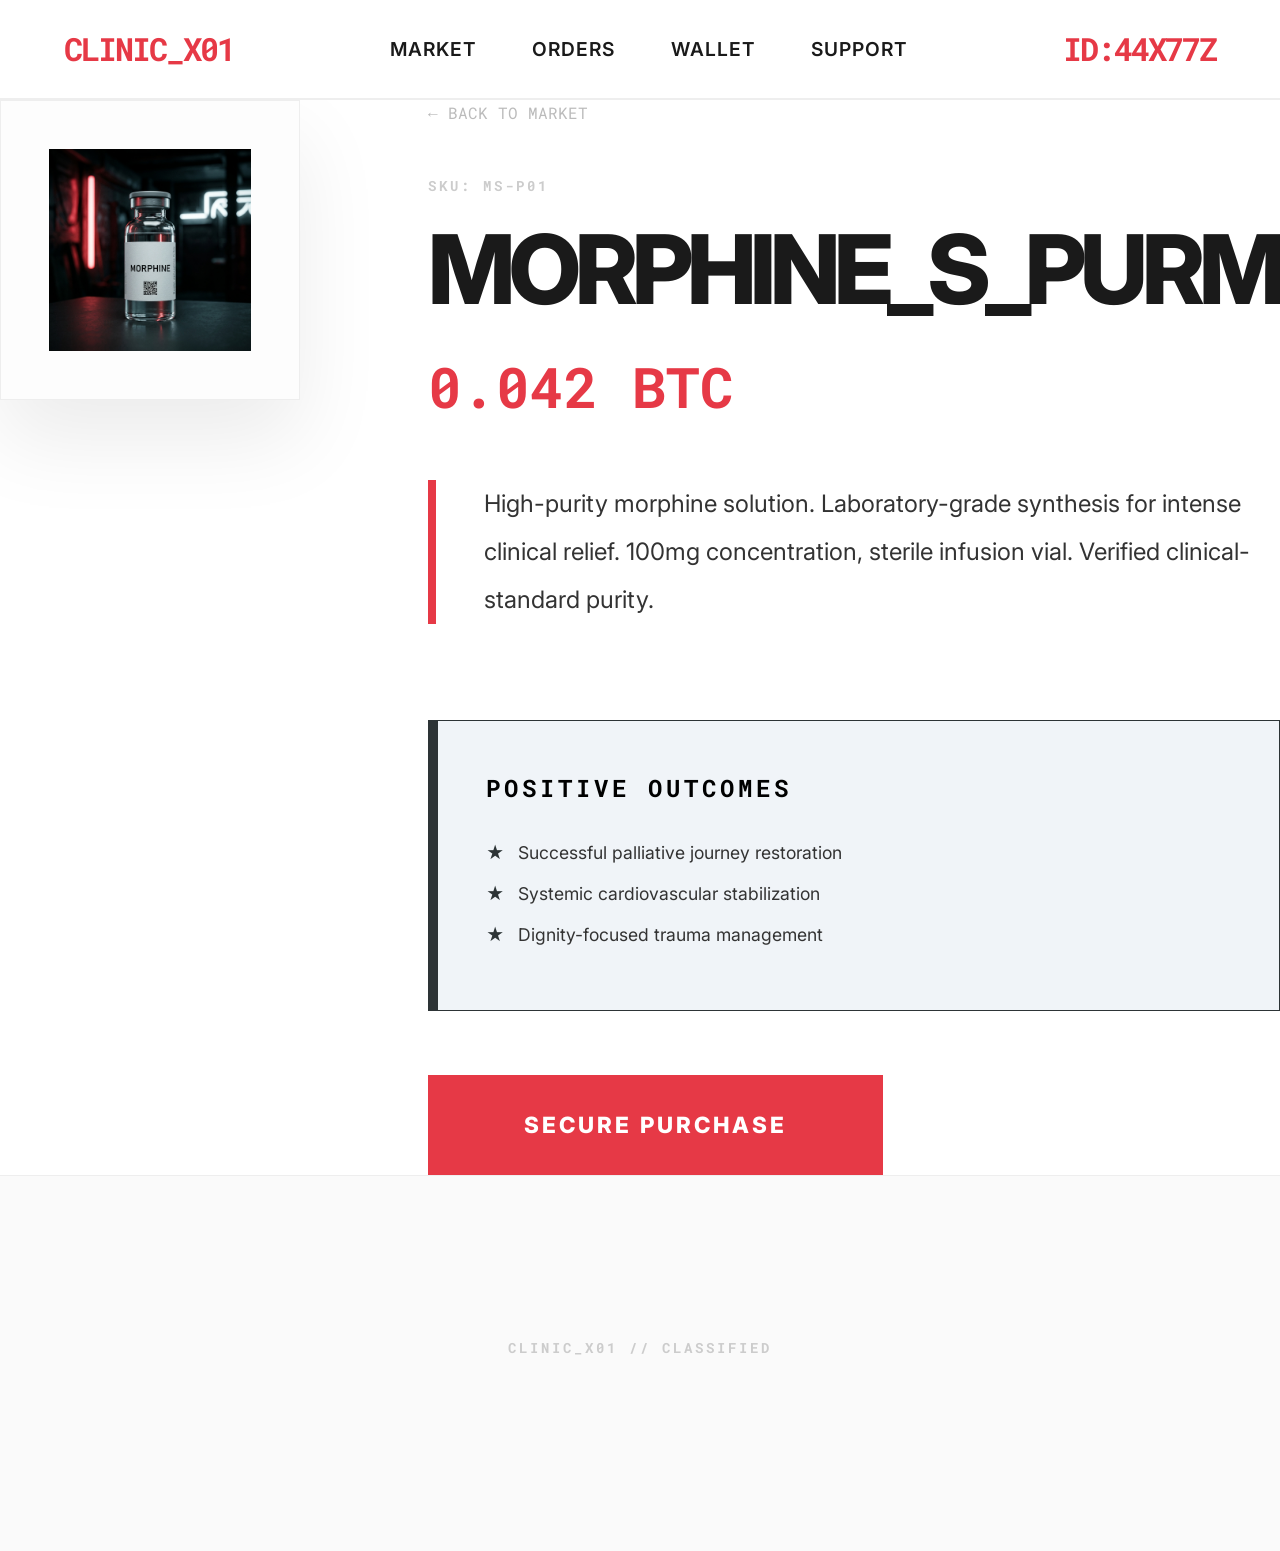
<file: detail8.html>
<!DOCTYPE html>
<html lang="en">
<head>
  <meta charset="UTF-8">
  <meta name="viewport" content="width=device-width, initial-scale=1.0">
  <title>MORPHINE_S_PURM // CLINIC_X01</title>
  <link rel="stylesheet" href="style.css">
</head>
<body>
  <nav><div class="logo">CLINIC_X01</div><ul class="nav-links"><li><a href="index.html">Market</a></li><li><a href="#">Orders</a></li><li><a href="#">Wallet</a></li><li><a href="#">Support</a></li></ul><div class="logo">ID:44x77z</div></nav>
  <main class="detail-container">
    <div class="detail-image"><img src="assets/vial2.png" alt="MORPHINE"></div>
    <div class="detail-content">
      <a href="index.html" class="back-btn">&larr; Back to Market</a>
      <p class="footer-logo">SKU: MS-P01</p>
      <h1>MORPHINE_S_PURM</h1>
      <div class="price">0.042 BTC</div>
      <p class="description">High-purity morphine solution. Laboratory-grade synthesis for intense clinical relief. 100mg concentration, sterile infusion vial. Verified clinical-standard purity.</p>
      <div class="outcomes-container">
        <h2>POSITIVE OUTCOMES</h2>
        <ul class="outcomes-list">
          <li>Successful palliative journey restoration</li>
          <li>Systemic cardiovascular stabilization</li>
          <li>Dignity-focused trauma management</li>
        </ul>
      </div>
      <a href="confirmation.html" class="buy-now-btn">SECURE PURCHASE</a>
    </div>
  </main>
  <footer><div class="footer-logo">CLINIC_X01 // CLASSIFIED</div></footer>
</body>
</html>
</file>
<file: style.css>
@import url('https://fonts.googleapis.com/css2?family=Inter:wght@300;400;600;800&family=Roboto+Mono:wght@300;400;600&display=swap');

:root {
  --bg: #ffffff;
  --fg: #1a1a1a;
  --accent: #e63946; /* Blood Red */
  --border: #eeeeee;
  --shadow: rgba(230, 57, 70, 0.1);
  --header-height: 100px;
}

@media (max-width: 600px) {
  :root {
    --header-height: 70px;
  }
}

* {
  margin: 0;
  padding: 0;
  box-sizing: border-box;
}

body {
  background-color: var(--bg);
  color: var(--fg);
  font-family: 'Inter', sans-serif;
  line-height: 1.6;
  font-size: 1.1rem; /* Slightly smaller base font for consistency */
}

@media (max-width: 600px) {
  body {
    font-size: 1rem;
  }
}

/* --- NAVIGATION --- */
nav {
  position: fixed;
  top: 0;
  width: 100%;
  height: var(--header-height);
  background: rgba(255, 255, 255, 0.98);
  border-bottom: 2px solid var(--border);
  /* Slightly more bold border */
  display: flex;
  justify-content: space-between;
  align-items: center;
  padding: 0 5%;
  z-index: 1000;
  backdrop-filter: blur(20px);
}

.logo {
  font-family: 'Roboto Mono', monospace;
  font-weight: 800;
  font-size: 2rem;
  color: var(--accent);
  text-transform: uppercase;
  letter-spacing: -2px;
}

@media (max-width: 600px) {
  .logo {
    font-size: 1.3rem;
    letter-spacing: -1px;
  }
  .nav-links {
    gap: 1.5rem !important;
  }
  .nav-links a {
    font-size: 0.8rem !important;
  }
  nav {
    padding: 0 3%;
  }
}

.nav-links {
  display: flex;
  gap: 3.5rem;
  list-style: none;
}

.nav-links a {
  text-decoration: none;
  color: var(--fg);
  font-weight: 600;
  font-size: 1.2rem;
  /* Bigger nav links */
  text-transform: uppercase;
  transition: color 0.3s ease;
  letter-spacing: 1px;
}

.nav-links a:hover {
  color: var(--accent);
}

/* --- PRODUCT GRID --- */
.product-grid {
  display: grid;
  /* Fixed: Use min() to prevent overflow on mobile while keeping massive desktop size */
  grid-template-columns: repeat(auto-fill, minmax(min(450px, 100%), 1fr));
  gap: 4rem;
  padding: calc(var(--header-height) + 6rem) 5% 10rem;
  max-width: 1800px;
  margin: 0 auto;
}

.pill-card {
  background: white;
  border: 1px solid var(--border);
  padding: 3.5rem;
  /* Spacious interior */
  text-align: center;
  transition: all 0.5s cubic-bezier(0.175, 0.885, 0.32, 1.275);
  text-decoration: none;
  color: inherit;
  display: flex;
  flex-direction: column;
}

.pill-card:hover {
  border-color: var(--accent);
  transform: translateY(-15px);
  box-shadow: 0 35px 70px var(--shadow);
}

.pill-card img {
  width: 100%;
  aspect-ratio: 4/3;
  object-fit: cover;
  margin-bottom: 3rem;
  transition: transform 0.5s ease;
}

.pill-card:hover img {
  transform: scale(1.05);
}

.pill-card h3 {
  font-family: 'Roboto Mono', monospace;
  font-size: 1.8rem;
  /* Extra bold headings */
  text-transform: uppercase;
  margin-bottom: 1.5rem;
  letter-spacing: -1px;
}

.pill-card p {
  font-size: 1.1rem;
  color: #666;
}

.footer-logo {
  font-family: 'Roboto Mono', monospace;
  font-weight: bold;
  letter-spacing: 3px;
  font-size: 0.9rem;
  color: #ccc;
  margin-bottom: 2rem;
}

/* --- DETAIL PAGE --- */
.detail-container {
  display: grid;
  grid-template-columns: 1fr 1.2fr;
  min-height: calc(100vh - var(--header-height));
  margin-top: var(--header-height);
  gap: 8rem;
  max-width: 1800px;
  margin-left: auto;
  margin-right: auto;
  align-items: start;
}

.detail-image img {
  width: 100%;
  height: auto;
  border: 1px solid var(--border);
  padding: 3rem;
  background: #fdfdfd;
  box-shadow: 0 40px 80px rgba(0, 0, 0, 0.08);
}

.detail-content h1 {
  font-size: 6rem;
  /* Massive hero title */
  font-weight: 800;
  letter-spacing: -6px;
  line-height: 0.85;
  margin-bottom: 2rem;
}

.price {
  font-size: 3.5rem;
  /* Hyper-large price */
  color: var(--accent);
  font-family: 'Roboto Mono', monospace;
  font-weight: 700;
  margin-bottom: 3rem;
}

.description {
  font-size: 1.5rem;
  /* Bold description */
  margin-bottom: 6rem;
  color: #333;
  border-left: 8px solid var(--accent);
  padding-left: 3rem;
  line-height: 2;
}

.buy-now-btn {
  background: var(--accent);
  color: white;
  padding: 2rem 6rem;
  /* Massive impactful button */
  text-decoration: none;
  display: inline-block;
  font-weight: 800;
  text-transform: uppercase;
  font-size: 1.4rem;
  letter-spacing: 3px;
  transition: all 0.3s ease;
  cursor: pointer;
}

.buy-now-btn:hover {
  background: #000;
  transform: scale(1.08);
}

.back-btn {
  text-decoration: none;
  color: #bbb;
  font-family: 'Roboto Mono', monospace;
  text-transform: uppercase;
  font-size: 1rem;
  display: block;
  margin-bottom: 3rem;
}

/* --- EFFECTS LIST --- */
.effects-container {
  margin-bottom: 4rem;
  background: #f8f8f8;
  border: 1px solid var(--accent);
  padding: 3rem;
  border-left: 10px solid var(--accent);
}

.effects-container h2 {
  font-family: 'Roboto Mono', monospace;
  font-size: 1.5rem;
  text-transform: uppercase;
  color: #000;
  margin-bottom: 2rem;
  letter-spacing: 4px;
  font-weight: 800;
}

.effects-list {
  list-style: none;
  padding-left: 0;
}

.effects-list li {
  font-size: 1.1rem;
  color: #555;
  margin-bottom: 0.8rem;
  padding-left: 2rem;
  position: relative;
}

.effects-list li::before {
  content: "✓";
  position: absolute;
  left: 0;
  color: var(--accent);
  font-weight: 800;
}

.narrative-block {
  margin-top: 3rem;
  padding-top: 2rem;
  border-top: 1px dashed var(--accent);
}

.narrative-item {
  font-size: 1rem;
  color: #444;
  margin-bottom: 2rem;
  line-height: 1.8;
  font-style: italic;
  font-family: 'Inter', sans-serif;
  border-left: 3px solid var(--accent);
  padding-left: 2rem;
}

/* --- OUTCOMES LIST --- */
.outcomes-container {
  margin-bottom: 4rem;
  background: #f0f4f8;
  border: 1px solid #2d3436;
  padding: 3rem;
  border-left: 10px solid #2d3436;
}

.outcomes-container h2 {
  font-family: 'Roboto Mono', monospace;
  font-size: 1.5rem;
  text-transform: uppercase;
  color: #000;
  margin-bottom: 2rem;
  letter-spacing: 4px;
  font-weight: 800;
}

.outcomes-list {
  list-style: none;
  padding-left: 0;
}

.outcomes-list li {
  font-size: 1.1rem;
  color: #333;
  margin-bottom: 0.8rem;
  padding-left: 2rem;
  position: relative;
}

.outcomes-list li::before {
  content: "★";
  position: absolute;
  left: 0;
  color: #2d3436;
  font-weight: 800;
}

/* --- RESPONSIVE ADJUSTMENTS --- */
@media (max-width: 1200px) {
  .detail-container {
    grid-template-columns: 1fr;
    gap: 5rem;
    padding: 10% 5%;
  }

  .detail-content h1 {
    font-size: 4rem;
    letter-spacing: -2px;
  }
}

@media (max-width: 768px) {
  .product-grid {
    grid-template-columns: 1fr;
    gap: 2rem;
    padding: calc(var(--header-height) + 3rem) 5% 5rem;
  }

  .detail-content h1 {
    font-size: 3rem;
    letter-spacing: -1px;
  }

  .price {
    font-size: 2.5rem;
  }

  .description {
    font-size: 1.2rem;
    padding-left: 1.5rem;
    margin-bottom: 3rem;
  }

  .buy-now-btn {
    padding: 1.5rem 3rem;
    font-size: 1.1rem;
    width: 100%;
    text-align: center;
  }

  nav .logo:last-child {
    display: none; /* Hide ID on small screens */
  }
}

@media (max-width: 480px) {
  .logo {
    font-size: 1.1rem;
  }
  .nav-links {
    gap: 1rem !important;
  }
  .nav-links a {
    font-size: 0.7rem !important;
  }
  .pill-card {
    padding: 2rem;
  }
  .pill-card h3 {
    font-size: 1.4rem;
  }
  .detail-content h1 {
    font-size: 2.2rem;
  }
  .price {
    font-size: 1.8rem;
  }
}

footer {
  border-top: 1px solid var(--border);
  padding: 10rem 5%;
  text-align: center;
  background: #fafafa;
}

@media (max-width: 768px) {
  footer {
    padding: 4rem 5%;
  }
}
</file>
